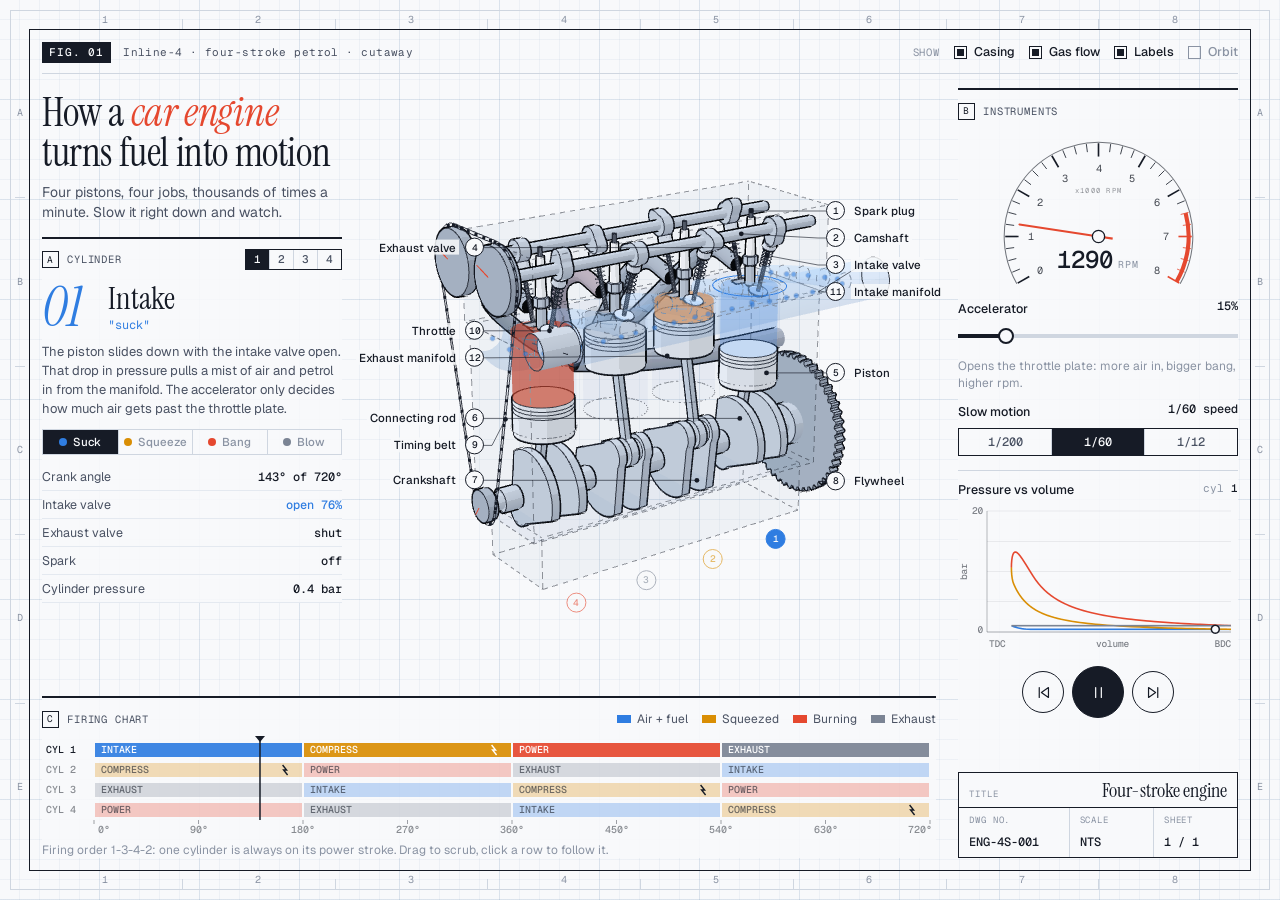
<file: skills/drafting-sheet/kit/index.html>
<!doctype html>
<html lang="en">
<head>
<meta charset="utf-8">
<meta name="viewport" content="width=device-width, initial-scale=1">
<title>Drafting Sheet</title>
<meta name="description" content="An interactive 3D drafting sheet: a mechanism you can slow down, step, scrub and orbit.">
<link rel="preconnect" href="https://fonts.googleapis.com">
<link rel="preconnect" href="https://fonts.gstatic.com" crossorigin>
<link href="https://fonts.googleapis.com/css2?family=Geist:wght@400;500;600&family=Geist+Mono:wght@400;500&family=Instrument+Serif:ital@0;1&display=swap" rel="stylesheet">
<link rel="stylesheet" href="css/sheet.css">
<script type="importmap">
{ "imports": { "three": "./vendor/three/three.module.js", "three/addons/": "./vendor/three/addons/" } }
</script>
</head>
<!-- data-mechanism: a file in js/mechanisms/ (override with ?m=). data-layout: sheet | figure (override with ?layout=). -->
<body data-mechanism="engine">
  <noscript><p class="nojs">This drawing needs JavaScript to run the 3D model.</p></noscript>
  <script type="module" src="js/main.js"></script>
</body>
</html>
</file>
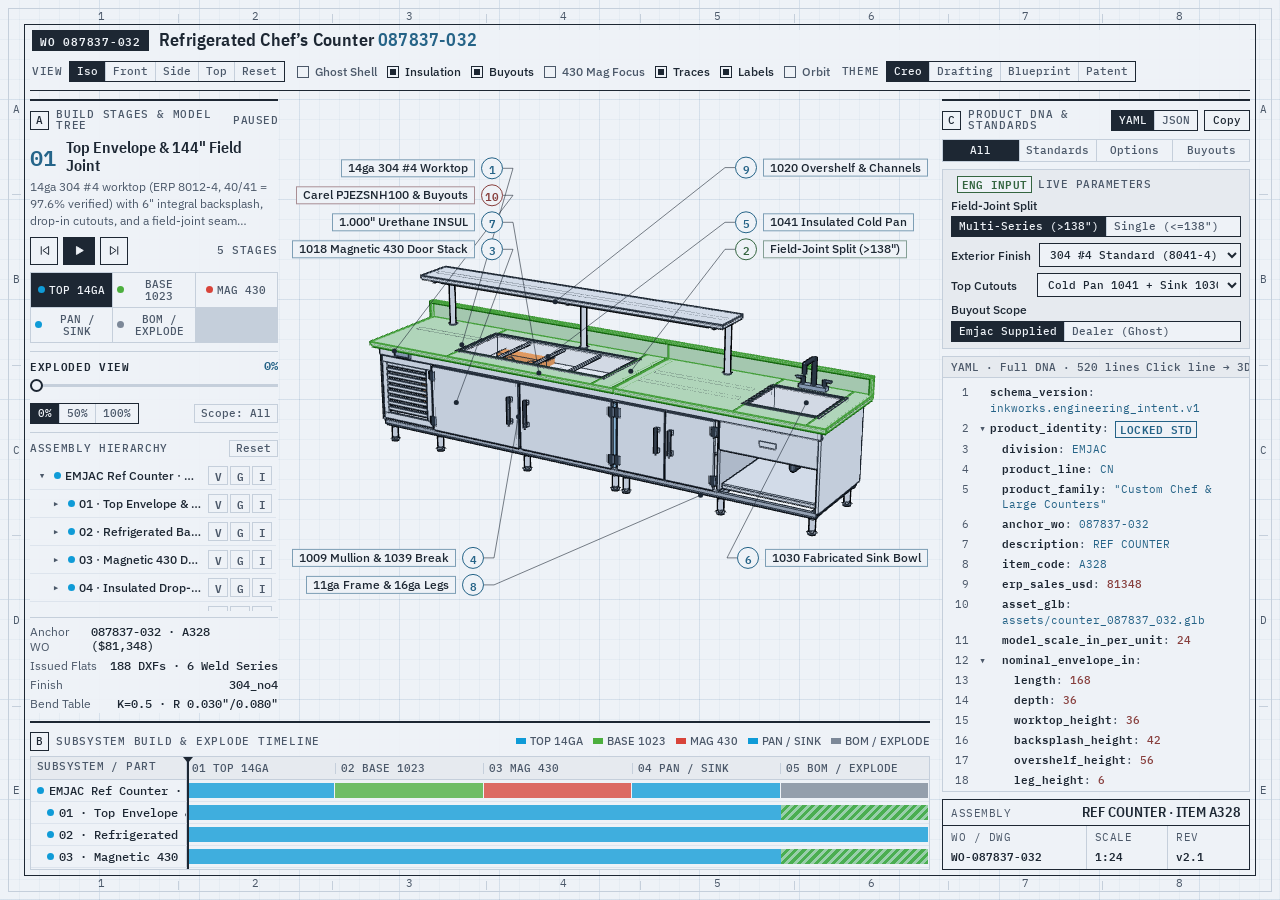
<file: skills/inkworks/kit/index.html>
<!doctype html>
<html lang="en">
<head>
<meta charset="utf-8">
<meta name="viewport" content="width=device-width, initial-scale=1">
<title>Inkworks — 3D Engineering Intent Workbench</title>
<meta name="description" content="Interactive 3D CAD engineering workbench with hierarchical assembly tree, exploded views, standards-badged drafting callouts, and live YAML/JSON product DNA.">
<link rel="preconnect" href="https://fonts.googleapis.com">
<link rel="preconnect" href="https://fonts.gstatic.com" crossorigin>
<link rel="stylesheet" href="css/sheet.css">
<script type="importmap">
{ "imports": { "three": "./vendor/three/three.module.js", "three/addons/": "./vendor/three/addons/" } }
</script>
</head>
<!-- data-assembly: a file in js/assemblies/ (override with ?a= or ?m=).
     data-layout: sheet | figure (override with ?layout=).
     data-theme: creo | drafting | blueprint | patent | project (override with ?theme=). -->
<body data-assembly="counter_087837" data-theme="creo" data-layout="sheet">
  <noscript><p class="nojs">This engineering workbench requires JavaScript to render the 3D assembly.</p></noscript>
  <script type="module" src="js/main.js"></script>
</body>
</html>
</file>
<file: skills/drafting-sheet/kit/css/sheet.css>
:root {
  --paper: #f8f9fb;
  --ink: #161b26;
  --ink-2: #4a5263;
  --ink-3: #8a93a3;
  --rule: #cfd6e0;
  --rule-soft: #e4e9f0;
  --grid: rgba(70, 110, 160, .06);
  --grid-major: rgba(70, 110, 160, .11);
  --in: #2f7de1;
  --co: #d98e04;
  --pw: #e5482f;
  --ex: #7b8494;
  --sheet-pad: 30px;
  --sans: "Geist", "Helvetica Neue", system-ui, sans-serif;
  --mono: "Geist Mono", ui-monospace, Menlo, monospace;
  --serif: "Instrument Serif", "Iowan Old Style", Georgia, serif;
}

* { box-sizing: border-box; }
html, body { margin: 0; height: 100%; }
body {
  background-color: var(--paper);
  background-image:
    linear-gradient(var(--grid-major) 1px, transparent 1px),
    linear-gradient(90deg, var(--grid-major) 1px, transparent 1px),
    linear-gradient(var(--grid) 1px, transparent 1px),
    linear-gradient(90deg, var(--grid) 1px, transparent 1px);
  background-size: 100px 100px, 100px 100px, 20px 20px, 20px 20px;
  background-position: -1px -1px;
  color: var(--ink);
  font-family: var(--sans);
  overflow: hidden;
  -webkit-font-smoothing: antialiased;
}
button { font: inherit; color: inherit; }

/* ---------- drawing sheet border ---------- */
.sheet { position: fixed; inset: 10px; pointer-events: none; z-index: 1; border: 1px solid var(--rule); }
.sheet::after { content: ""; position: absolute; inset: 18px; border: 1.5px solid var(--ink); }
.zones { position: absolute; display: flex; font: 400 10px/1 var(--mono); color: var(--ink-3); }
.zones span { flex: 1; text-align: center; position: relative; }
.zones-top, .zones-bottom { left: 18px; right: 18px; height: 18px; align-items: center; }
.zones-top { top: 0; } .zones-bottom { bottom: 0; }
.zones-top span + span::before, .zones-bottom span + span::before {
  content: ""; position: absolute; left: 0; top: 4px; height: 10px; border-left: 1px solid var(--rule);
}
.zones-left, .zones-right { top: 18px; bottom: 18px; width: 18px; flex-direction: column; }
.zones-left span, .zones-right span { display: flex; align-items: center; justify-content: center; }
.zones-left { left: 0; } .zones-right { right: 0; }
.zones-left span + span::before, .zones-right span + span::before {
  content: ""; position: absolute; top: 0; left: 4px; width: 10px; border-top: 1px solid var(--rule);
}

/* ---------- 3D stage ---------- */
.stage { position: fixed; inset: 0; z-index: 0; }
#gl { width: 100%; height: 100%; display: block; cursor: grab; touch-action: none; }
#gl:active { cursor: grabbing; }
.leaders { position: absolute; inset: 0; width: 100%; height: 100%; pointer-events: none; overflow: visible; }
.callouts { position: absolute; inset: 0; pointer-events: none; }
.callout {
  position: absolute; left: 0; top: 0; white-space: nowrap;
  font: 500 11.5px/1 var(--sans); color: var(--ink);
  display: flex; align-items: center; gap: 6px; transition: opacity .25s;
}
.callout .bn {
  width: 19px; height: 19px; border-radius: 50%; border: 1.2px solid var(--ink);
  display: grid; place-items: center; font: 500 9.5px/1 var(--mono); background: var(--paper);
}
.callout .nm { background: rgba(248, 249, 251, .85); padding: 2px 3px; }
.callout.left { flex-direction: row-reverse; }
.stage.no-callouts .callouts, .stage.no-callouts .leaders { opacity: 0; }
.cyltag { pointer-events: auto; cursor: pointer; }
.cyltag .bn { width: 20px; height: 20px; border-width: 1.5px; opacity: .6; }
.cyltag.focus .bn { opacity: 1; color: var(--paper) !important; background: var(--tagc, var(--ink)); }

/* ---------- layout ---------- */
.layout {
  position: fixed; inset: calc(var(--sheet-pad) + 12px);
  display: grid; z-index: 2; pointer-events: none;
  grid-template-columns: 300px 1fr 280px;
  grid-template-rows: auto auto 1fr auto;
  gap: 14px 22px;
}
.layout > * { pointer-events: auto; }

.topbar {
  grid-column: 1 / 4; grid-row: 1;
  display: flex; align-items: center; justify-content: space-between; gap: 16px;
  padding-bottom: 10px; border-bottom: 1px solid var(--rule);
}
.fig-tag { display: flex; align-items: baseline; gap: 12px; font: 400 11px/1 var(--mono); color: var(--ink-2); letter-spacing: .04em; }
.fig-tag b { font: 500 11px/1 var(--mono); color: var(--paper); background: var(--ink); padding: 5px 7px; letter-spacing: .08em; text-transform: uppercase; }
.lbl { font: 400 10.5px/1 var(--mono); letter-spacing: .08em; text-transform: uppercase; color: var(--ink-3); }
.toggles { display: flex; gap: 14px; align-items: center; flex-wrap: wrap; justify-content: flex-end; }
.tog {
  background: none; border: 0; padding: 4px 0; cursor: pointer; display: flex; align-items: center; gap: 7px;
  font: 500 12.5px/1 var(--sans); color: var(--ink-3);
}
.tog::before { content: ""; width: 11px; height: 11px; border: 1.3px solid currentColor; }
.tog.on { color: var(--ink); }
.tog.on::before { background: var(--ink); box-shadow: inset 0 0 0 2px var(--paper); }
.tog:focus-visible, .seg button:focus-visible, .tbtn:focus-visible, .phase-list li:focus-visible {
  outline: 2px solid var(--in); outline-offset: 2px;
}

.masthead { grid-column: 1; grid-row: 2; pointer-events: none; }
h1 { font: 400 40px/1 var(--serif); letter-spacing: -.01em; margin: 4px 0 10px; text-wrap: balance; }
h1 em { font-style: italic; color: var(--pw); }
.lede { margin: 0; font-size: 14px; line-height: 1.45; color: var(--ink-2); }

/* ---------- blocks: datasheet sections, heavy top rule, no box ---------- */
.block { position: relative; background: rgba(248, 249, 251, .9); border-top: 2px solid var(--ink); padding-top: 10px; }
.block-head {
  font: 400 10.5px/1 var(--mono); letter-spacing: .08em; text-transform: uppercase; color: var(--ink-2);
  display: flex; align-items: center; gap: 8px; margin-bottom: 12px; min-height: 22px;
}
.ph-n {
  width: 17px; height: 17px; border: 1px solid var(--ink); display: grid; place-items: center;
  font-size: 9.5px; color: var(--ink);
}

/* stroke block */
.phase-panel { grid-column: 1; grid-row: 3; align-self: start; overflow: auto; max-height: 100%; }
.phase-now { display: flex; align-items: center; gap: 14px; }
.phase-num { font: italic 400 56px/.8 var(--serif); color: var(--accent, var(--in)); min-width: 52px; transition: color .3s; }
.phase-name { font: 400 31px/1 var(--serif); }
.phase-nick { font: 400 12px/1.3 var(--mono); color: var(--accent, var(--in)); margin-top: 4px; transition: color .3s; }
.phase-text { font-size: 13px; line-height: 1.45; color: var(--ink-2); margin: 10px 0; min-height: 76px; }
.phase-list { list-style: none; padding: 0; margin: 0 0 8px; display: grid; border: 1px solid var(--rule); }
.phase-list li {
  font: 500 11.5px/1 var(--sans); color: var(--ink-3); padding: 6px 4px; cursor: pointer;
  display: flex; align-items: center; justify-content: center; gap: 6px; transition: color .2s, background .2s;
}
.phase-list li + li { border-left: 1px solid var(--rule); }
.phase-list li:hover { color: var(--ink); }
.phase-list li i { width: 8px; height: 8px; border-radius: 50%; display: inline-block; }
.phase-list li.on { color: var(--paper); background: var(--ink); }

.readout { margin: 0; }
.readout div { display: flex; justify-content: space-between; align-items: baseline; border-bottom: 1px solid var(--rule-soft); padding: 5px 0; }
.readout dt { font-size: 12.5px; color: var(--ink-2); }
.readout dd { margin: 0; font: 500 12px/1 var(--mono); font-variant-numeric: tabular-nums; }
.readout dd.on { color: var(--in); }
.readout dd.hot { color: var(--pw); }

.seg { display: flex; border: 1px solid var(--ink); }
.seg button { background: transparent; border: 0; padding: 7px 11px; cursor: pointer; font: 500 12px/1 var(--mono); color: var(--ink-2); }
.seg button + button { border-left: 1px solid var(--rule); }
.seg button.on { background: var(--ink); color: var(--paper); }
.seg-mini { margin-left: auto; }
.seg-mini button { padding: 4px 8px; font-size: 11px; }
.seg-wide { width: 100%; }
.seg-wide button { flex: 1; }

/* instruments */
.instr-panel { grid-column: 3; grid-row: 2 / 5; display: flex; flex-direction: column; overflow: auto; min-height: 0; }
.gauge-wrap { position: relative; margin: 0 auto; width: 100%; max-width: 205px; }
.gauge { width: 100%; display: block; overflow: visible; }
.gauge-read { position: absolute; left: 0; right: 0; top: 74%; text-align: center; }
.gauge-read b { font: 500 24px/1 var(--mono); font-variant-numeric: tabular-nums; }
.gauge-read span { font: 400 10px/1 var(--mono); color: var(--ink-3); margin-left: 5px; text-transform: uppercase; letter-spacing: .08em; }
.ctrl { margin-top: 12px; }
.ctrl-row { display: flex; justify-content: space-between; margin-bottom: 8px; }
.ctrl-row label { font-size: 12.5px; font-weight: 500; }
.ctrl-row span { font: 500 12px/1 var(--mono); font-variant-numeric: tabular-nums; }
.hint { margin: 6px 0 0; font-size: 12px; line-height: 1.4; color: var(--ink-3); }

input[type=range] { -webkit-appearance: none; appearance: none; width: 100%; height: 22px; background: transparent; margin: 0; cursor: pointer; }
input[type=range]::-webkit-slider-runnable-track {
  height: 4px; background: linear-gradient(90deg, var(--ink) 0 var(--fill, 15%), var(--rule) var(--fill, 15%));
}
input[type=range]::-moz-range-track { height: 4px; background: var(--rule); }
input[type=range]::-moz-range-progress { height: 4px; background: var(--ink); }
input[type=range]::-webkit-slider-thumb {
  -webkit-appearance: none; width: 16px; height: 16px; margin-top: -6px; border-radius: 50%;
  background: var(--paper); border: 2px solid var(--ink);
}
input[type=range]::-moz-range-thumb { width: 13px; height: 13px; border-radius: 50%; background: var(--paper); border: 2px solid var(--ink); }
input[type=range]:focus-visible { outline: 2px solid var(--in); outline-offset: 3px; }

.plot-box { margin-top: 14px; border-top: 1px solid var(--rule); padding-top: 10px; }
.plot-head { display: flex; justify-content: space-between; font-size: 12.5px; font-weight: 500; margin-bottom: 6px; }
.plot-sub { font: 400 11px/1.4 var(--mono); color: var(--ink-3); }
.plot-sub b { color: var(--ink); font-weight: 500; }
#plot { width: 100%; height: auto; display: block; aspect-ratio: 560 / 300; }

.transport { display: flex; justify-content: center; align-items: center; gap: 8px; margin: 12px 0 14px; }
.tbtn {
  width: 42px; height: 42px; background: transparent; border: 1px solid var(--ink); border-radius: 50%;
  cursor: pointer; display: grid; place-items: center;
}
.tbtn:hover { background: rgba(22, 27, 38, .06); }
.tbtn svg { width: 17px; height: 17px; fill: none; stroke: var(--ink); stroke-width: 1.7; stroke-linejoin: round; stroke-linecap: round; }
.tbtn.play { width: 52px; height: 52px; background: var(--ink); }
.tbtn.play svg { stroke: var(--paper); fill: var(--paper); }
.tbtn.play .i-play { display: none; }
.tbtn.play.paused .i-play { display: block; }
.tbtn.play.paused .i-pause { display: none; }

/* chart block */
.chart-panel { grid-column: 1 / 3; grid-row: 4; min-width: 0; }
.chart-panel .block-head { margin-bottom: 6px; }
.key { list-style: none; margin: 0 0 0 auto; padding: 0; display: flex; gap: 14px; text-transform: none; letter-spacing: 0; }
.key li { font: 400 12px/1 var(--sans); color: var(--ink-2); display: flex; align-items: center; gap: 6px; }
.key i { width: 14px; height: 8px; display: inline-block; }
#chart { width: 100%; height: calc(20px + var(--rows, 4) * 20px); display: block; cursor: ew-resize; touch-action: none; }
.chart-note { margin: 6px 0 0; font-size: 12px; color: var(--ink-3); }

/* title block */
.title-block {
  margin-top: auto; flex: none;
  border: 1.5px solid var(--ink); background: var(--paper); font-family: var(--mono);
}
.title-block span { display: block; font-size: 9px; letter-spacing: .1em; text-transform: uppercase; color: var(--ink-3); margin-bottom: 4px; }
.title-block b { font-weight: 500; font-size: 12px; }
.tb-main { padding: 7px 10px; border-bottom: 1px solid var(--ink); display: flex; align-items: baseline; justify-content: space-between; }
.tb-main span { margin: 0; }
.tb-main b { font: 400 20px/1 var(--serif); }
.tb-grid { display: grid; grid-template-columns: 1.3fr 1fr 1fr; }
.tb-grid div { padding: 6px 10px; }
.tb-grid div + div { border-left: 1px solid var(--rule); }

.nojs { position: fixed; inset: 40% 0 auto; text-align: center; z-index: 5; font-family: var(--mono); }

/* ---------- short screens ---------- */
@media (max-height: 820px) and (min-width: 961px) {
  :root { --sheet-pad: 24px; }
  .layout { gap: 10px 18px; }
  h1 { font-size: 36px; margin-bottom: 6px; }
  .lede { font-size: 13px; }
  .block-head { margin-bottom: 8px; }
  .phase-num { font-size: 50px; min-width: 46px; }
  .phase-name { font-size: 28px; }
  .phase-text { min-height: 0; font-size: 12.5px; line-height: 1.42; margin: 8px 0; }
  .phase-list { margin-bottom: 6px; }
  .readout div { padding: 4px 0; }
  .hint, .chart-note { display: none; }
  .gauge-wrap { max-width: 170px; }
  .ctrl { margin-top: 6px; }
  .plot-box { margin-top: 8px; padding-top: 8px; }
  #plot { aspect-ratio: 560 / 240; }
  .transport { margin-top: 8px; }
  #chart { height: calc(16px + var(--rows, 4) * 20px); }
  .tb-main b { font-size: 17px; }
  .tb-grid div { padding: 4px 10px; }
}
@media (max-height: 740px) and (min-width: 961px) {
  .lede { display: none; }
  .readout div:nth-child(5) { display: none; }
}

/* ---------- phones / narrow ---------- */
@media (max-width: 960px) {
  body { overflow: auto; background-attachment: fixed; }
  .sheet { display: none; }
  .stage {
    position: sticky; top: 0; height: 52vh; z-index: 3;
    background: var(--paper); border-bottom: 1px solid var(--ink);
  }
  .layout {
    position: relative; inset: auto; padding: 16px;
    grid-template-columns: 1fr; grid-template-rows: none; gap: 20px; z-index: 2;
  }
  .topbar, .masthead, .phase-panel, .instr-panel, .chart-panel { grid-column: 1; grid-row: auto; max-height: none; }
  .topbar { flex-direction: column; align-items: flex-start; }
  .toggles { justify-content: flex-start; }
  .fig-tag span { display: none; }
  .key { flex-wrap: wrap; gap: 8px 12px; }
  .chart-panel .block-head { flex-wrap: wrap; }
  h1 { font-size: 38px; }
  .phase-text { min-height: 0; }
  .callout { font-size: 10.5px; }
  .callout .bn { width: 17px; height: 17px; font-size: 9px; }
}

/* ---------- action buttons (mechanism extras, e.g. "Let air out") ---------- */
.acts { display: flex; gap: 8px; flex-wrap: wrap; }
.transport .acts { margin-left: 6px; }
.act {
  background: transparent; border: 1px solid var(--ink); padding: 6px 10px; cursor: pointer;
  font: 500 12px/1 var(--mono); color: var(--ink);
}
.act:hover { background: rgba(22, 27, 38, .06); }
.act:focus-visible, .itag:focus-visible { outline: 2px solid var(--in); outline-offset: 2px; }

/* =====================================================================
   FIGURE layout: the model alone on a card, labels both sides,
   instance tags above, status line, a slim control strip.
   ===================================================================== */
body[data-layout="figure"] { background: #e7ebf1; overflow: hidden; }
body[data-layout="figure"] .card {
  position: fixed; inset: 16px; z-index: 0; border-radius: 18px;
  background-color: var(--paper);
  background-image:
    linear-gradient(var(--grid-major) 1px, transparent 1px),
    linear-gradient(90deg, var(--grid-major) 1px, transparent 1px),
    linear-gradient(var(--grid) 1px, transparent 1px),
    linear-gradient(90deg, var(--grid) 1px, transparent 1px);
  background-size: 100px 100px, 100px 100px, 20px 20px, 20px 20px;
  border: 1px solid var(--rule); box-shadow: 0 1px 2px rgba(22, 27, 38, .06), 0 12px 32px -18px rgba(22, 27, 38, .25);
}
body[data-layout="figure"] .stage { position: fixed; inset: 0; height: auto; z-index: 1; background: none; border: 0; }
.fig {
  position: fixed; inset: 16px; z-index: 2; pointer-events: none;
  padding: 20px 26px 18px; display: flex; flex-direction: column; justify-content: space-between;
}
.fig > * > * { pointer-events: auto; }
.fig-head { display: flex; justify-content: space-between; align-items: flex-start; gap: 24px; }
.status { font: 400 11.5px/1.5 var(--mono); color: var(--ink-2); }
.status b { font-weight: 500; color: var(--ink); }
.chip {
  display: inline-flex; align-items: baseline; gap: 6px; margin-top: 8px; padding: 4px 8px;
  border: 1px solid var(--ink); background: var(--paper); font: 400 11px/1.2 var(--mono); color: var(--ink-2);
}
.chip b { font-weight: 500; color: var(--accent, var(--ink)); }
.fig-title { text-align: right; }
.fig-title h1 { font-size: 27px; margin: 0 0 8px; }
.fig-foot { display: flex; align-items: center; gap: 18px; flex-wrap: wrap; }
.fig-foot .transport { margin: 0; gap: 6px; }
.fig-foot .tbtn { width: 34px; height: 34px; }
.fig-foot .tbtn.play { width: 42px; height: 42px; }
.fig-foot .tbtn svg { width: 14px; height: 14px; }
.fig-foot .seg button { padding: 6px 9px; font-size: 11.5px; }
.fig-foot .acts { margin: 0; }
.fig-foot .seg-mini { margin-left: 0; }
.ctrl-inline { display: flex; align-items: center; gap: 10px; margin: 0; }
.ctrl-inline label { font-size: 12.5px; font-weight: 500; }
.ctrl-inline input { width: 150px; }
.ctrl-inline span { font: 500 12px/1 var(--mono); font-variant-numeric: tabular-nums; min-width: 40px; }
.orbit-hint { margin-left: auto; font: 400 11px/1 var(--mono); color: var(--ink-3); letter-spacing: .04em; }
.itag {
  position: absolute; left: 0; top: 0; white-space: nowrap; cursor: pointer;
  font: 500 11px/1 var(--mono); color: var(--ink); background: var(--paper);
  border: 1px solid var(--ink); padding: 4px 7px; transition: background .2s, color .2s;
}
.itag.focus { background: var(--tagc, var(--ink)); border-color: var(--tagc, var(--ink)); color: #fff; }
.stage.no-callouts .itag { opacity: 1; }

@media (max-width: 760px) {
  body[data-layout="figure"] .card, .fig { inset: 8px; }
  .fig { padding: 12px 12px 10px; }
  .fig-head { flex-direction: column-reverse; gap: 8px; }
  .fig-title { text-align: left; }
  .fig-title h1 { font-size: 21px; margin-bottom: 4px; }
  body[data-layout="figure"] .toggles { justify-content: flex-start; gap: 10px; }
  .fig-foot { gap: 8px 10px; }
  .ctrl-inline input { width: 110px; }
  .orbit-hint { display: none; }
}
</file>
<file: skills/inkworks/kit/css/sheet.css>
/* =========================================================================
   Inkworks Engineering Intent Workbench Stylesheet
   Defaults match Creo theme; js/theme.js overwrites tokens on :root for the
   active theme (creo | drafting | blueprint | patent | project).
   Open CAD datasheet aesthetic: crisp top rules, hairline dividers, high
   contrast across light & dark themes, tabular monospace figures, zero slop.
   ========================================================================= */

:root {
  --desk: #d7dfe9;
  --paper: #eef2f7;
  --ink: #1d2733;
  --ink-2: #4b5869;
  --ink-3: #5d6a79;
  --rule: #c5cfdb;
  --rule-soft: #dde4ed;
  --grid: rgba(40, 90, 150, .045);
  --grid-major: rgba(40, 90, 150, .085);
  --in: #0f9bd7;
  --co: #4caf3e;
  --pw: #4caf3e;
  --red: #d8443a;
  --ex: #7c8898;
  --sheet-pad: 26px;
  --sans: "IBM Plex Sans", "Segoe UI", system-ui, sans-serif;
  --mono: "IBM Plex Mono", Consolas, ui-monospace, monospace;
  --serif: "IBM Plex Sans Condensed", "IBM Plex Sans", system-ui, sans-serif;

  /* Theme-safe high-contrast text hues (pulled toward --ink so every theme clears 4.5:1) */
  --txt-locked: color-mix(in oklab, var(--in) 54%, var(--ink));
  --txt-input: color-mix(in oklab, var(--co) 48%, var(--ink));
  --txt-buyout: color-mix(in oklab, var(--red) 58%, var(--ink));
  --bg-panel: color-mix(in srgb, var(--paper) 94%, transparent);
  --bg-subtle: color-mix(in srgb, var(--ink) 4%, var(--paper));
  --bg-active: color-mix(in srgb, var(--in) 14%, var(--paper));
  --bg-flash: color-mix(in srgb, var(--co) 22%, var(--paper));
}

* { box-sizing: border-box; }
html, body { margin: 0; height: 100%; }
body {
  background-color: var(--paper);
  background-image:
    linear-gradient(var(--grid-major) 1px, transparent 1px),
    linear-gradient(90deg, var(--grid-major) 1px, transparent 1px),
    linear-gradient(var(--grid) 1px, transparent 1px),
    linear-gradient(90deg, var(--grid) 1px, transparent 1px);
  background-size: 100px 100px, 100px 100px, 20px 20px, 20px 20px;
  background-position: -1px -1px;
  color: var(--ink);
  font-family: var(--sans);
  font-size: 13px;
  overflow: hidden;
  -webkit-font-smoothing: antialiased;
}
button, select, input { font: inherit; color: inherit; }

/* ---------- drawing sheet frame ---------- */
.sheet { position: fixed; inset: 8px; pointer-events: none; z-index: 1; border: 1px solid var(--rule); }
.sheet::after { content: ""; position: absolute; inset: 15px; border: 1.5px solid var(--ink); }
.zones { position: absolute; display: flex; font: 400 11px/1 var(--mono); color: var(--ink-2); }
.zones span { flex: 1; text-align: center; position: relative; }
.zones-top, .zones-bottom { left: 15px; right: 15px; height: 15px; align-items: center; }
.zones-top { top: 0; }
.zones-bottom { bottom: 0; }
.zones-top span + span::before, .zones-bottom span + span::before {
  content: ""; position: absolute; left: 0; top: 3px; height: 9px; border-left: 1px solid var(--rule);
}
.zones-left, .zones-right { top: 15px; bottom: 15px; width: 15px; flex-direction: column; }
.zones-left span, .zones-right span { display: flex; align-items: center; justify-content: center; }
.zones-left { left: 0; }
.zones-right { right: 0; }
.zones-left span + span::before, .zones-right span + span::before {
  content: ""; position: absolute; top: 0; left: 3px; width: 9px; border-top: 1px solid var(--rule);
}

/* ---------- 3D stage & interactive standards-badged callouts ---------- */
.stage { position: fixed; inset: 0; z-index: 0; }
#gl { width: 100%; height: 100%; display: block; cursor: grab; touch-action: none; }
#gl:active { cursor: grabbing; }
.leaders { position: absolute; inset: 0; width: 100%; height: 100%; pointer-events: none; overflow: visible; }
.callouts { position: absolute; inset: 0; pointer-events: none; }

.callout {
  position: absolute; left: 0; top: 0; white-space: nowrap;
  pointer-events: auto; cursor: pointer;
  display: flex; align-items: center; gap: 6px;
  font: 500 11.5px/1 var(--sans); color: var(--ink);
  background: transparent; border: 0; padding: 0; text-align: left;
  transition: opacity .2s;
}
.callout.left { flex-direction: row-reverse; text-align: right; }
.callout .bn {
  width: 22px; height: 22px; flex: none; border-radius: 50%;
  border: 1.5px solid var(--c-accent, var(--ink));
  background: var(--paper); color: var(--c-accent, var(--ink));
  display: grid; place-items: center;
  font: 600 11px/1 var(--mono); letter-spacing: -.03em;
  transition: background .15s, color .15s;
}
.callout .c-body {
  display: inline-flex; align-items: center; gap: 5px;
  background: color-mix(in srgb, var(--paper) 92%, transparent);
  border: 1px solid color-mix(in srgb, var(--c-accent, var(--rule)) 45%, var(--rule));
  padding: 2px 6px;
  transition: border-color .15s, background .15s;
}
.callout.left .c-body { flex-direction: row-reverse; }
.callout .nm { font-weight: 500; color: var(--ink); }
.callout .spec-pill {
  font: 500 11px/1 var(--mono); letter-spacing: .01em;
  color: var(--c-accent, var(--ink-2));
  border-left: 1px solid var(--rule); padding-left: 5px;
}
.callout.left .spec-pill { border-left: 0; padding-left: 0; border-right: 1px solid var(--rule); padding-right: 5px; }

.callout[data-status="locked"] { --c-accent: var(--txt-locked); }
.callout[data-status="engineer_input"] { --c-accent: var(--txt-input); }
.callout[data-status="buyout"] { --c-accent: var(--txt-buyout); }

.callout:hover .c-body,
.callout.hovered .c-body { border-color: var(--ink); background: var(--paper); }
.callout:hover,
.callout.selected { z-index: 5; }
.callout.selected .bn,
.callout:hover .bn { background: var(--c-accent, var(--ink)); color: var(--paper); }
.callout.selected .c-body { border-color: var(--c-accent, var(--ink)); border-width: 1.5px; background: var(--paper); }
.callout:focus-visible { outline: 2px solid var(--in); outline-offset: 2px; }

/* In sheet workbench layout on standard desktops, reveal compact spec pills on hover/selection so the 3D assembly stays unobstructed */
@media (max-width: 1680px) {
  body[data-layout="sheet"] .callout:not(.selected):not(:hover):not(.hovered) .spec-pill { display: none; }
}

.stage.no-callouts .callouts,
.stage.no-callouts .leaders { opacity: 0; pointer-events: none; }
.stage.no-callouts .callout { pointer-events: none; }

/* ---------- main workbench grid (5 raw engineering pillars) ---------- */
.layout {
  position: fixed; inset: calc(var(--sheet-pad) + 4px);
  display: grid; z-index: 2; pointer-events: none;
  grid-template-columns: 276px 1fr 344px;
  grid-template-rows: auto 1fr auto;
  gap: 10px 14px;
}
.layout > * { pointer-events: auto; }

/* ---------- Pillar 1: Top Bar ---------- */
.topbar {
  grid-column: 1 / 4; grid-row: 1;
  display: flex; align-items: center; justify-content: space-between; gap: 10px; flex-wrap: wrap;
  padding: 0 2px 8px; border-bottom: 1.5px solid var(--ink);
  background: var(--bg-panel);
}
.top-id { display: flex; align-items: center; gap: 10px; min-width: 0; }
.wo-badge {
  font: 600 11px/1 var(--mono); letter-spacing: .07em; text-transform: uppercase;
  color: var(--paper); background: var(--ink); padding: 5px 8px; white-space: nowrap;
}
.top-meta { display: flex; flex-direction: column; gap: 2px; min-width: 0; }
.top-title {
  margin: 0; font: 600 18px/1.05 var(--serif); letter-spacing: .01em; color: var(--ink);
  white-space: nowrap; overflow: hidden; text-overflow: ellipsis;
}
.top-title em { font-style: normal; color: var(--txt-locked); }
.top-cap {
  font: 400 11px/1.15 var(--mono); color: var(--ink-2); letter-spacing: .02em;
  white-space: nowrap; overflow: hidden; text-overflow: ellipsis;
}

.top-controls { display: flex; align-items: center; gap: 12px; flex-wrap: wrap; justify-content: flex-end; }
.top-group { display: flex; align-items: center; gap: 6px; }
.lbl { font: 500 11px/1 var(--mono); letter-spacing: .06em; text-transform: uppercase; color: var(--ink-2); }

/* Segmented buttons */
.seg { display: inline-flex; border: 1px solid var(--ink); background: var(--paper); }
.seg button {
  background: transparent; border: 0; padding: 5px 8px; cursor: pointer;
  font: 500 11px/1 var(--mono); color: var(--ink-2); white-space: nowrap;
}
.seg button + button { border-left: 1px solid var(--rule); }
.seg button:hover { color: var(--ink); background: var(--bg-subtle); }
.seg button.on { background: var(--ink); color: var(--paper); }
.seg-compact button { padding: 4px 7px; font-size: 11px; }

/* Layer checkboxes */
.toggles { display: flex; gap: 10px; align-items: center; flex-wrap: wrap; }
.tog {
  background: none; border: 0; padding: 3px 0; cursor: pointer;
  display: inline-flex; align-items: center; gap: 6px;
  font: 500 11.5px/1 var(--sans); color: var(--ink-2); white-space: nowrap;
}
.tog::before { content: ""; width: 10px; height: 10px; border: 1.3px solid currentColor; display: inline-block; }
.tog.on { color: var(--ink); }
.tog.on::before { background: var(--ink); box-shadow: inset 0 0 0 2px var(--paper); }

/* Focus ring */
button:focus-visible, select:focus-visible, input:focus-visible, [tabindex]:focus-visible {
  outline: 2px solid var(--in); outline-offset: 2px;
}

/* ---------- open datasheet blocks ---------- */
.block {
  position: relative; background: var(--bg-panel);
  border-top: 2px solid var(--ink); padding: 8px 0 0;
  display: flex; flex-direction: column; min-height: 0;
}
.block-head {
  font: 500 11px/1 var(--mono); letter-spacing: .07em; text-transform: uppercase; color: var(--ink-2);
  display: flex; align-items: center; gap: 7px; margin-bottom: 8px; min-height: 20px; flex: none;
}
.ph-n {
  width: 19px; height: 19px; border: 1px solid var(--ink); display: grid; place-items: center;
  font-size: 11px; color: var(--ink); flex: none;
}
.head-spacer { margin-left: auto; }

/* ---------- Pillar 2: Left Rail — Stages, Explode & Assembly Tree ---------- */
.tree-panel { grid-column: 1; grid-row: 2; overflow: hidden; }

.stage-box { flex: none; padding-bottom: 8px; border-bottom: 1px solid var(--rule); }
.stage-head-row { display: flex; align-items: center; gap: 8px; margin-bottom: 5px; }
.stage-num {
  font: 600 22px/1 var(--mono); font-variant-numeric: tabular-nums;
  color: color-mix(in oklab, var(--accent, var(--in)) 56%, var(--ink));
  min-width: 28px;
}
.stage-name { font: 600 16px/1.1 var(--serif); color: var(--ink); flex: 1; min-width: 0; }
.stage-summary {
  margin: 0 0 7px; font-size: 12px; line-height: 1.4; color: var(--ink-2);
  display: -webkit-box; -webkit-line-clamp: 3; -webkit-box-orient: vertical; overflow: hidden;
}

.stage-bar { display: flex; align-items: center; justify-content: space-between; gap: 8px; margin-bottom: 7px; }
.transport { display: flex; align-items: center; gap: 5px; }
.tbtn {
  width: 28px; height: 28px; background: var(--paper); border: 1px solid var(--ink);
  cursor: pointer; display: grid; place-items: center; padding: 0;
}
.tbtn:hover { background: var(--bg-subtle); }
.tbtn svg { width: 13px; height: 13px; fill: none; stroke: var(--ink); stroke-width: 1.8; stroke-linejoin: round; stroke-linecap: round; }
.tbtn.play { width: 32px; height: 28px; background: var(--ink); }
.tbtn.play svg { stroke: var(--paper); fill: var(--paper); }
.tbtn.play .i-play { display: none; }
.tbtn.play.paused .i-play { display: block; }
.tbtn.play.paused .i-pause { display: none; }

.stage-status { font: 500 11px/1 var(--mono); color: var(--ink-2); text-transform: uppercase; letter-spacing: .04em; }

.stage-list {
  list-style: none; padding: 0; margin: 0;
  display: grid; gap: 1px; background: var(--rule); border: 1px solid var(--rule);
}
.stage-list li {
  font: 500 11px/1.1 var(--mono); color: var(--ink-2); padding: 5px 4px; cursor: pointer;
  display: flex; align-items: center; justify-content: center; gap: 4px;
  background: var(--paper); text-align: center;
}
.stage-list li:hover { color: var(--ink); background: var(--bg-subtle); }
.stage-list li i { width: 7px; height: 7px; border-radius: 50%; flex: none; }
.stage-list li.on { color: var(--paper); background: var(--ink); }

/* Explode control */
.explode-box { flex: none; padding: 8px 0; border-bottom: 1px solid var(--rule); }
.explode-head { display: flex; align-items: center; justify-content: space-between; gap: 6px; margin-bottom: 5px; }
.explode-head label { font: 600 11px/1 var(--mono); text-transform: uppercase; letter-spacing: .06em; color: var(--ink); }
.explode-val { font: 600 11.5px/1 var(--mono); font-variant-numeric: tabular-nums; color: var(--txt-locked); }
.explode-actions { display: flex; align-items: center; justify-content: space-between; gap: 6px; margin-top: 5px; }
.scope-btn {
  background: var(--paper); border: 1px solid var(--rule); padding: 3px 6px; cursor: pointer;
  font: 500 11px/1 var(--mono); color: var(--ink-2);
}
.scope-btn.on { border-color: var(--ink); background: var(--ink); color: var(--paper); }

input[type=range] { -webkit-appearance: none; appearance: none; width: 100%; height: 18px; background: transparent; margin: 0; cursor: pointer; }
input[type=range]::-webkit-slider-runnable-track {
  height: 3px; background: linear-gradient(90deg, var(--ink) 0 var(--fill, 0%), var(--rule) var(--fill, 0%));
}
input[type=range]::-moz-range-track { height: 3px; background: var(--rule); }
input[type=range]::-moz-range-progress { height: 3px; background: var(--ink); }
input[type=range]::-webkit-slider-thumb {
  -webkit-appearance: none; width: 13px; height: 13px; margin-top: -5px; border-radius: 50%;
  background: var(--paper); border: 2px solid var(--ink);
}
input[type=range]::-moz-range-thumb { width: 11px; height: 11px; border-radius: 50%; background: var(--paper); border: 2px solid var(--ink); }

/* Hierarchical Assembly Tree */
.tree-head {
  display: flex; align-items: center; justify-content: space-between;
  padding: 7px 0 5px; flex: none;
  font: 500 11px/1 var(--mono); text-transform: uppercase; letter-spacing: .06em; color: var(--ink-2);
}
.tree-reset-btn {
  background: none; border: 1px solid var(--rule); padding: 2px 6px; cursor: pointer;
  font: 500 11px/1 var(--mono); color: var(--ink-2);
}
.tree-reset-btn:hover { border-color: var(--ink); color: var(--ink); }

.assembly-tree {
  flex: 1; overflow-y: auto; min-height: 0; padding-right: 2px;
  font-size: 12px;
}
.tree-node {
  display: flex; align-items: center; gap: 4px;
  padding: 4px 4px 4px calc(4px + var(--depth, 0) * 14px);
  border-bottom: 1px solid var(--rule-soft);
  cursor: pointer; user-select: none;
}
.tree-node:hover { background: var(--bg-subtle); }
.tree-node.selected { background: var(--bg-active); border-left: 2px solid var(--ink); padding-left: calc(2px + var(--depth, 0) * 14px); }
.tree-node.hidden-node .tree-label { color: var(--ink-2); text-decoration: line-through; }
.tree-node.isolated .tree-iso { background: var(--ink); color: var(--paper); border-color: var(--ink); }
.tree-node.ghosted .tree-ghost { background: var(--ink); color: var(--paper); border-color: var(--ink); }

.tree-expand {
  width: 16px; height: 16px; flex: none; background: none; border: 0; padding: 0;
  cursor: pointer; display: grid; place-items: center; font: 500 11px/1 var(--mono); color: var(--ink-2);
}
.tree-expand.leaf { visibility: hidden; pointer-events: none; }

.status-dot { width: 7px; height: 7px; border-radius: 50%; flex: none; background: var(--ink-3); }
.status-dot[data-status="locked"] { background: var(--in); }
.status-dot[data-status="engineer_input"] { background: var(--co); }
.status-dot[data-status="buyout"] { background: var(--red); }

.tree-label {
  flex: 1; min-width: 0; overflow: hidden; text-overflow: ellipsis; white-space: nowrap;
  font-weight: 500; color: var(--ink);
}
.tree-node[data-kind="part"] .tree-label { font-weight: 400; font-size: 11.5px; }
.tree-code {
  font: 400 11px/1 var(--mono); color: var(--ink-2); flex: none;
  max-width: 68px; overflow: hidden; text-overflow: ellipsis; white-space: nowrap;
}
.tree-acts { display: flex; gap: 2px; flex: none; }
.tree-act {
  width: 20px; height: 19px; padding: 0; background: var(--paper); border: 1px solid var(--rule);
  cursor: pointer; font: 600 11px/1 var(--mono); color: var(--ink-2); display: grid; place-items: center;
}
.tree-act:hover { border-color: var(--ink); color: var(--ink); }
.tree-act.off { background: var(--bg-subtle); color: var(--ink-2); border-style: dashed; }

/* Optional compact KPI readouts under tree if space permits */
.readout { margin: 6px 0 0; border-top: 1px solid var(--rule); padding-top: 4px; flex: none; }
.readout div { display: flex; justify-content: space-between; align-items: baseline; padding: 2px 0; font-size: 12px; }
.readout dt { color: var(--ink-2); font-size: 12px; }
.readout dd { margin: 0; font: 500 12px/1.15 var(--mono); font-variant-numeric: tabular-nums; color: var(--ink); }

/* ---------- Pillar 3: Bottom Granular Nested Subsystem Timeline ---------- */
.timeline-panel { grid-column: 1 / 3; grid-row: 3; min-width: 0; max-height: 158px; }
.timeline-panel .block-head { margin-bottom: 5px; }
.tl-key { list-style: none; margin: 0 0 0 auto; padding: 0; display: flex; gap: 10px; text-transform: none; letter-spacing: 0; flex-wrap: wrap; }
.tl-key li { font: 500 11px/1 var(--sans); color: var(--ink-2); display: flex; align-items: center; gap: 4px; }
.tl-key i { width: 10px; height: 6px; display: inline-block; }

.timeline {
  position: relative; border: 1px solid var(--rule); background: var(--paper);
  overflow-y: auto; max-height: 114px; user-select: none;
}
.tl-axis {
  position: sticky; top: 0; z-index: 3; display: grid; grid-template-columns: 156px 1fr;
  background: var(--bg-subtle); border-bottom: 1px solid var(--rule);
  font: 500 11px/1 var(--mono); color: var(--ink-2);
}
.tl-axis-lbl { padding: 4px 6px; border-right: 1px solid var(--rule); text-transform: uppercase; letter-spacing: .04em; }
.tl-axis-ticks { position: relative; display: flex; height: 22px; align-items: center; }
.tl-tick {
  flex: 1; text-align: left; padding-left: 5px; border-left: 1px solid var(--rule);
  white-space: nowrap; overflow: hidden; text-overflow: ellipsis; cursor: pointer;
}
.tl-tick:first-child { border-left: 0; }
.tl-tick:hover { color: var(--ink); }

.tl-body { position: relative; cursor: ew-resize; touch-action: none; }
.tl-row {
  display: grid; grid-template-columns: 156px 1fr; align-items: center;
  height: 22px; border-bottom: 1px solid var(--rule-soft);
}
.tl-row:last-child { border-bottom: 0; }
.tl-row.selected { background: var(--bg-active); }
.tl-row-name {
  padding: 0 6px 0 calc(6px + var(--depth, 0) * 10px);
  border-right: 1px solid var(--rule); height: 100%; display: flex; align-items: center; gap: 5px;
  font: 500 12px/1 var(--mono); color: var(--ink);
  overflow: hidden; text-overflow: ellipsis; white-space: nowrap; cursor: pointer;
}
.tl-row[data-kind="part"] .tl-row-name { font-weight: 400; color: var(--ink-2); }
.tl-track { position: relative; height: 100%; }
.tl-seg {
  position: absolute; top: 3px; bottom: 3px;
  background: var(--seg-c, var(--in)); opacity: .78;
  border-right: 1px solid var(--paper);
}
.tl-seg.explode-seg {
  background: repeating-linear-gradient(
    -45deg,
    var(--seg-c, var(--co)),
    var(--seg-c, var(--co)) 3px,
    color-mix(in srgb, var(--seg-c, var(--co)) 45%, var(--paper)) 3px,
    color-mix(in srgb, var(--seg-c, var(--co)) 45%, var(--paper)) 6px
  );
  opacity: .88;
}
.tl-row.selected .tl-seg { opacity: 1; }

.tl-playhead {
  position: absolute; top: 0; bottom: 0; width: 2px;
  background: var(--ink); pointer-events: none; z-index: 4;
  left: calc(156px + (100% - 156px) * var(--t, 0));
}
.tl-playhead::before {
  content: ""; position: absolute; top: 0; left: -4px;
  border-left: 5px solid transparent; border-right: 5px solid transparent; border-top: 6px solid var(--ink);
}

/* ---------- Pillar 4: Right Companion Panel — Live YAML / JSON Inspector ---------- */
.inspector-panel { grid-column: 3; grid-row: 2 / 4; overflow: hidden; }
.inspector-tools { display: flex; align-items: center; gap: 6px; margin-left: auto; }
.copy-btn {
  background: var(--paper); border: 1px solid var(--ink); padding: 4px 8px; cursor: pointer;
  font: 500 11px/1 var(--mono); color: var(--ink);
}
.copy-btn:hover { background: var(--ink); color: var(--paper); }

.inspector-filters { display: flex; gap: 1px; background: var(--rule); border: 1px solid var(--rule); margin-bottom: 7px; flex: none; }
.inspector-filters button {
  flex: 1; background: var(--paper); border: 0; padding: 5px 4px; cursor: pointer;
  font: 500 11px/1 var(--mono); color: var(--ink-2);
}
.inspector-filters button:hover { color: var(--ink); background: var(--bg-subtle); }
.inspector-filters button.on { background: var(--ink); color: var(--paper); }

/* Engineer-Provided Options bar */
.options-bar {
  flex: none; border: 1px solid var(--rule); background: var(--bg-subtle);
  padding: 6px 8px; margin-bottom: 7px;
}
.opt-head {
  display: flex; align-items: center; gap: 6px; margin-bottom: 6px;
  font: 500 11px/1 var(--mono); text-transform: uppercase; letter-spacing: .05em; color: var(--ink-2);
}
.opt-list { display: flex; flex-direction: column; gap: 6px; }
.opt-row { display: flex; align-items: center; justify-content: space-between; gap: 8px; }
.opt-row-stack { flex-direction: column; align-items: stretch; gap: 4px; }
.opt-range-head { display: flex; justify-content: space-between; align-items: center; }
.opt-lbl { font: 500 11.5px/1.2 var(--sans); color: var(--ink); }
.opt-val { font: 500 11px/1 var(--mono); font-variant-numeric: tabular-nums; color: var(--txt-input); }
.opt-select {
  background: var(--paper); border: 1px solid var(--ink); padding: 3px 6px;
  font: 500 11px/1.2 var(--mono); color: var(--ink); max-width: 204px; min-width: 148px; cursor: pointer;
}
.opt-toggle {
  min-width: 44px; padding: 3px 8px; border: 1px solid var(--ink); background: var(--paper);
  font: 600 11px/1 var(--mono); cursor: pointer; color: var(--ink-2);
}
.opt-toggle.on { background: var(--ink); color: var(--paper); }

/* Syntax-highlighted YAML / JSON viewer */
.spec-wrap {
  flex: 1; min-height: 0; display: flex; flex-direction: column;
  border: 1px solid var(--rule); background: var(--paper); overflow: hidden;
}
.spec-meta {
  flex: none; padding: 4px 8px; border-bottom: 1px solid var(--rule);
  background: var(--bg-subtle); font: 500 11px/1.1 var(--mono); color: var(--ink-2);
  display: flex; justify-content: space-between; align-items: center; gap: 6px; white-space: nowrap;
}
.spec-code-scroll {
  flex: 1; overflow: auto; min-height: 0; padding: 4px 0;
  font: 400 11px/1.45 var(--mono); font-variant-numeric: tabular-nums;
}
.spec-line {
  display: flex; align-items: baseline; padding: 1px 6px 1px 0; cursor: default;
  border-left: 2px solid transparent;
}
.spec-line.linked { cursor: pointer; }
.spec-line.linked:hover { background: var(--bg-subtle); }
.spec-line.active { background: var(--bg-active); border-left-color: var(--ink); }
.spec-line.flashed { background: var(--bg-flash); transition: background .8s; }
.spec-ln {
  width: 30px; flex: none; text-align: right; padding-right: 6px;
  color: var(--ink-2); user-select: none; font-size: 11px;
}
.spec-fold {
  width: 15px; flex: none; background: none; border: 0; padding: 0; cursor: pointer;
  color: var(--ink-2); font: 400 11px/1 var(--mono); text-align: center;
}
.spec-fold-spacer { width: 15px; flex: none; }
.spec-code { flex: 1; white-space: pre-wrap; word-break: break-word; padding-left: calc(var(--ind, 0) * 12px); }

.syn-key { color: var(--ink); font-weight: 600; }
.syn-punc { color: var(--ink-2); }
.syn-str { color: var(--txt-locked); }
.syn-num { color: var(--txt-buyout); font-weight: 500; }
.syn-bool { color: var(--txt-input); font-weight: 600; }
.syn-null { color: var(--ink-2); font-style: italic; }
.syn-dim { color: var(--ink-2); }

.spec-badge {
  display: inline-block; margin-left: 6px; padding: 1px 4px;
  font: 600 11px/1.15 var(--mono); letter-spacing: .02em; vertical-align: middle;
  border: 1px solid currentColor; background: var(--paper);
}
.spec-badge[data-status="locked"] { color: var(--txt-locked); }
.spec-badge[data-status="engineer_input"] { color: var(--txt-input); }
.spec-badge[data-status="buyout"] { color: var(--txt-buyout); }
.spec-empty { padding: 14px 10px; color: var(--ink-2); font: 400 11.5px/1.4 var(--mono); }

/* Title Block */
.title-block {
  margin-top: 7px; flex: none;
  border: 1.5px solid var(--ink); background: var(--paper); font-family: var(--mono);
}
.title-block span { display: block; font-size: 11px; letter-spacing: .05em; text-transform: uppercase; color: var(--ink-2); margin-bottom: 2px; }
.title-block b { font-weight: 600; font-size: 11px; color: var(--ink); }
.tb-main { padding: 5px 8px; border-bottom: 1px solid var(--ink); display: flex; align-items: baseline; justify-content: space-between; gap: 8px; }
.tb-main span { margin: 0; }
.tb-main b { font: 600 14px/1 var(--serif); }
.tb-grid { display: grid; grid-template-columns: 1.4fr .8fr .8fr; }
.tb-grid div { padding: 4px 8px; }
.tb-grid div + div { border-left: 1px solid var(--rule); }

.nojs { position: fixed; inset: 40% 0 auto; text-align: center; z-index: 5; font-family: var(--mono); }

/* ---------- medium desktop (1280x800 etc.) ---------- */
@media (max-width: 1360px) and (min-width: 961px) {
  .layout { grid-template-columns: 248px 1fr 308px; gap: 8px 12px; }
  .top-cap { display: none; }
}
@media (max-height: 820px) and (min-width: 961px) {
  :root { --sheet-pad: 22px; }
  .stage-summary { -webkit-line-clamp: 2; }
  .timeline-panel { max-height: 136px; }
  .timeline { max-height: 94px; }
  .title-block { display: none; }
}

/* ---------- phones / narrow ---------- */
@media (max-width: 960px) {
  body { overflow-x: hidden; overflow-y: auto; background-attachment: fixed; }
  .sheet { display: none; }
  .stage {
    position: sticky; top: 0; height: 46vh; z-index: 3;
    background: var(--paper); border-bottom: 1.5px solid var(--ink);
  }
  .layout {
    position: relative; inset: auto; padding: 12px; width: 100%; max-width: 100vw;
    grid-template-columns: minmax(0, 1fr); grid-template-rows: none; gap: 16px; z-index: 2;
  }
  .topbar, .tree-panel, .timeline-panel, .inspector-panel {
    grid-column: 1; grid-row: auto; max-height: none; overflow: visible; min-width: 0; max-width: 100%;
  }
  .topbar { flex-direction: column; align-items: flex-start; gap: 8px; }
  .top-id { flex-wrap: wrap; max-width: 100%; gap: 6px 10px; }
  .top-title { white-space: normal; overflow: visible; }
  .top-controls { justify-content: flex-start; max-width: 100%; gap: 8px; }
  .top-group { flex-wrap: wrap; max-width: 100%; }
  .seg { max-width: 100%; flex-wrap: wrap; }
  .seg-compact button { padding: 4px 6px; }
  .top-cap { display: none; }
  .assembly-tree { max-height: 280px; }
  .timeline { max-height: 180px; }
  .spec-code-scroll { max-height: 360px; }
  .callout { font-size: 11px; }
  .callout .bn { width: 20px; height: 20px; font-size: 11px; }
  .callout:not(.selected) .spec-pill { display: none; }
  .tl-axis, .tl-row { grid-template-columns: 118px 1fr; }
  .tl-playhead { left: calc(118px + (100% - 118px) * var(--t, 0)); }
}
@media (max-width: 640px) {
  .callout:not(.selected) .c-body { display: none; }
}

/* =====================================================================
   FIGURE layout: clean embeddable engineering card (zero cyclic filler)
   ===================================================================== */
body[data-layout="figure"] { background: var(--desk); overflow: hidden; }
body[data-layout="figure"] .card {
  position: fixed; inset: 14px; z-index: 0; border-radius: 6px;
  background-color: var(--paper);
  background-image:
    linear-gradient(var(--grid-major) 1px, transparent 1px),
    linear-gradient(90deg, var(--grid-major) 1px, transparent 1px),
    linear-gradient(var(--grid) 1px, transparent 1px),
    linear-gradient(90deg, var(--grid) 1px, transparent 1px);
  background-size: 100px 100px, 100px 100px, 20px 20px, 20px 20px;
  border: 1.5px solid var(--ink);
}
body[data-layout="figure"] .stage { position: fixed; inset: 0; height: auto; z-index: 1; background: none; border: 0; }
.fig {
  position: fixed; inset: 14px; z-index: 2; pointer-events: none;
  padding: 16px 22px 14px; display: flex; flex-direction: column; justify-content: space-between;
}
.fig > * > * { pointer-events: auto; }
.fig-head { display: flex; justify-content: space-between; align-items: flex-start; gap: 18px; }
.fig-status { display: flex; flex-direction: column; align-items: flex-start; gap: 6px; }
.chip {
  display: inline-flex; align-items: baseline; gap: 6px; padding: 4px 8px;
  border: 1px solid var(--ink); background: var(--paper); font: 500 11px/1.2 var(--mono); color: var(--ink-2);
}
.chip b { font-weight: 600; color: var(--txt-locked); }
.fig-title { text-align: right; }
.fig-title h1 { font: 600 24px/1.05 var(--serif); margin: 0 0 8px; }
.fig-title h1 em { font-style: normal; color: var(--txt-locked); }
.fig-foot { display: flex; align-items: center; gap: 14px; flex-wrap: wrap; }
.fig-foot .transport { gap: 5px; }
.ctrl-inline { display: flex; align-items: center; gap: 8px; }
.ctrl-inline label { font: 600 11px/1 var(--mono); text-transform: uppercase; letter-spacing: .05em; color: var(--ink); }
.ctrl-inline input { width: 130px; }
.ctrl-inline span { font: 600 11.5px/1 var(--mono); font-variant-numeric: tabular-nums; min-width: 36px; }
.orbit-hint { margin-left: auto; font: 400 11px/1 var(--mono); color: var(--ink-2); letter-spacing: .03em; }

@media (max-width: 760px) {
  body[data-layout="figure"] .card, .fig { inset: 8px; }
  .fig { padding: 10px 12px; }
  .fig-head { flex-direction: column-reverse; gap: 6px; }
  .fig-title { text-align: left; }
  .fig-title h1 { font-size: 19px; margin-bottom: 4px; }
  body[data-layout="figure"] .toggles { justify-content: flex-start; gap: 8px; }
  .fig-foot { gap: 8px; }
  .ctrl-inline input { width: 96px; }
  .orbit-hint { display: none; }
}
</file>
